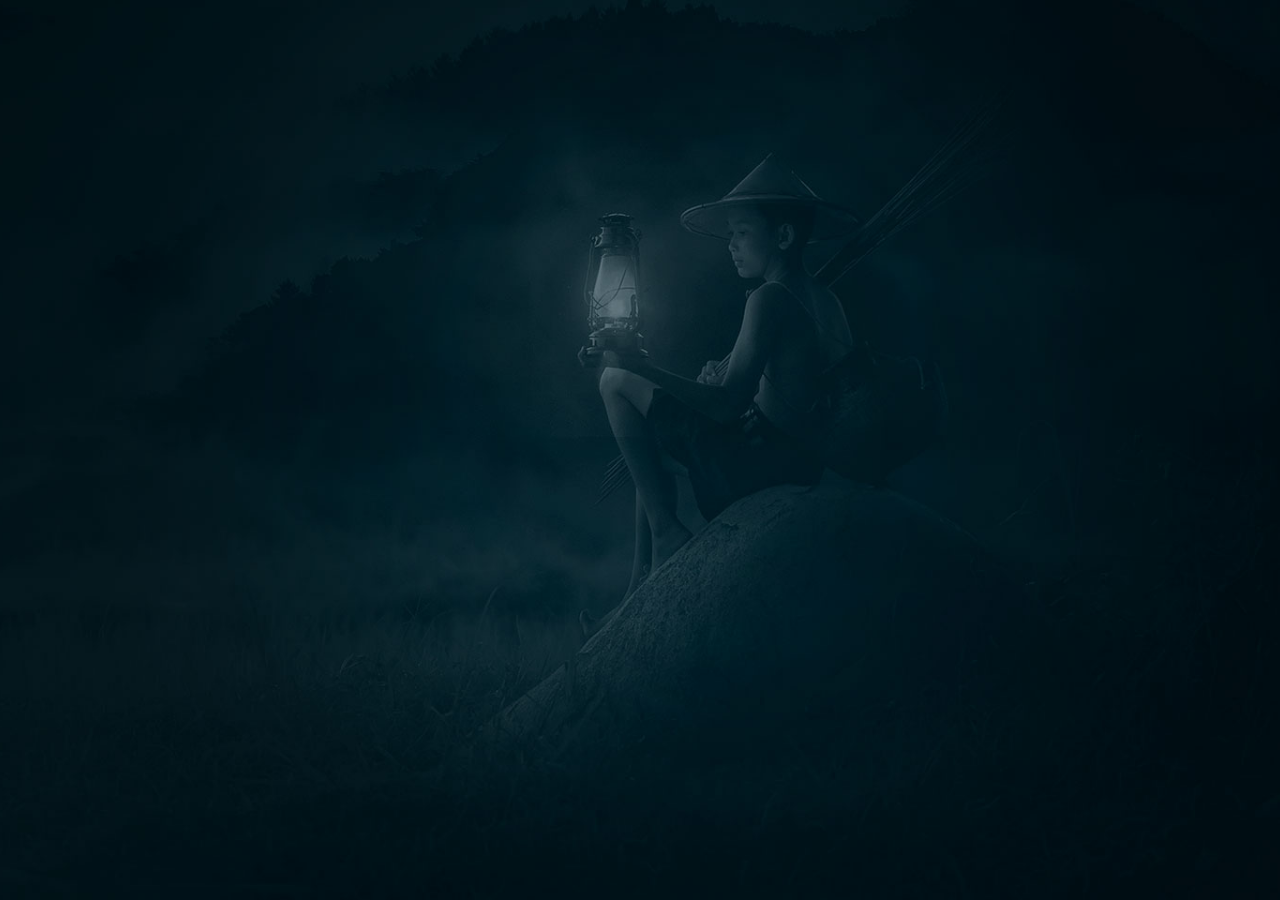
<file: index.html>
<!DOCTYPE html>
<html lang="en">

<head>
    <meta charset="UTF-8">
    <meta http-equiv="X-UA-Compatible" content="IE=edge">
    <meta name="viewport" content="width=device-width, initial-scale=1.0">
    <title>Air Asia | Welcome page</title>
    <link href="normalize.css">
    <link href="https://fonts.googleapis.com/css2?family=Open+Sans:wght@400;700&display=swap" rel="stylesheet">
    <link rel="stylesheet" href="main.css" class="href">
</head>

<body>
    <div class="welcome">
        <div class="welcome__container">
            <div class="center center__asia">
                <img src="./img/logowel.png" alt="air asia logo" class="center__logo">
                <h2 class="center__title">Открой для себя Азию</h2>
                <a href="./mainpage.html" class="button button__welcome">Войти</a>
            </div>
        </div>
    </div>
</body>

</html>
</file>
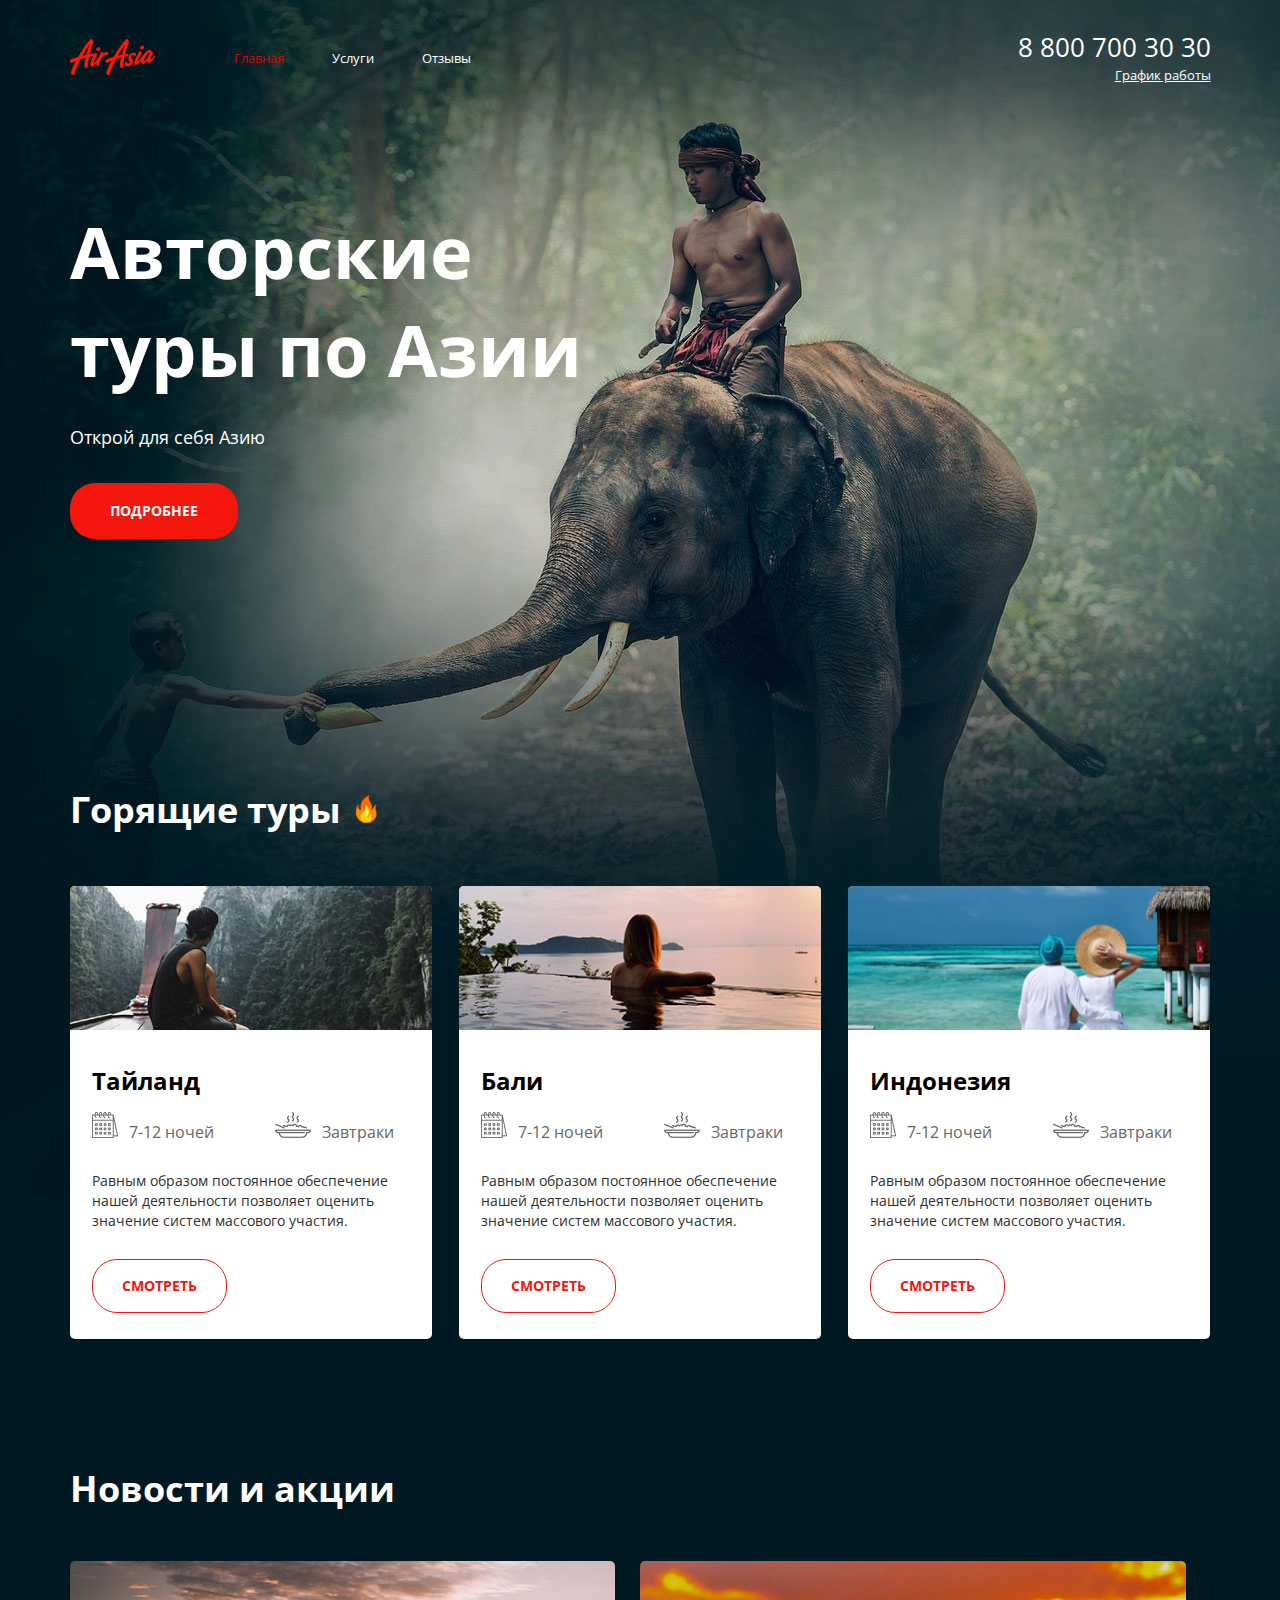
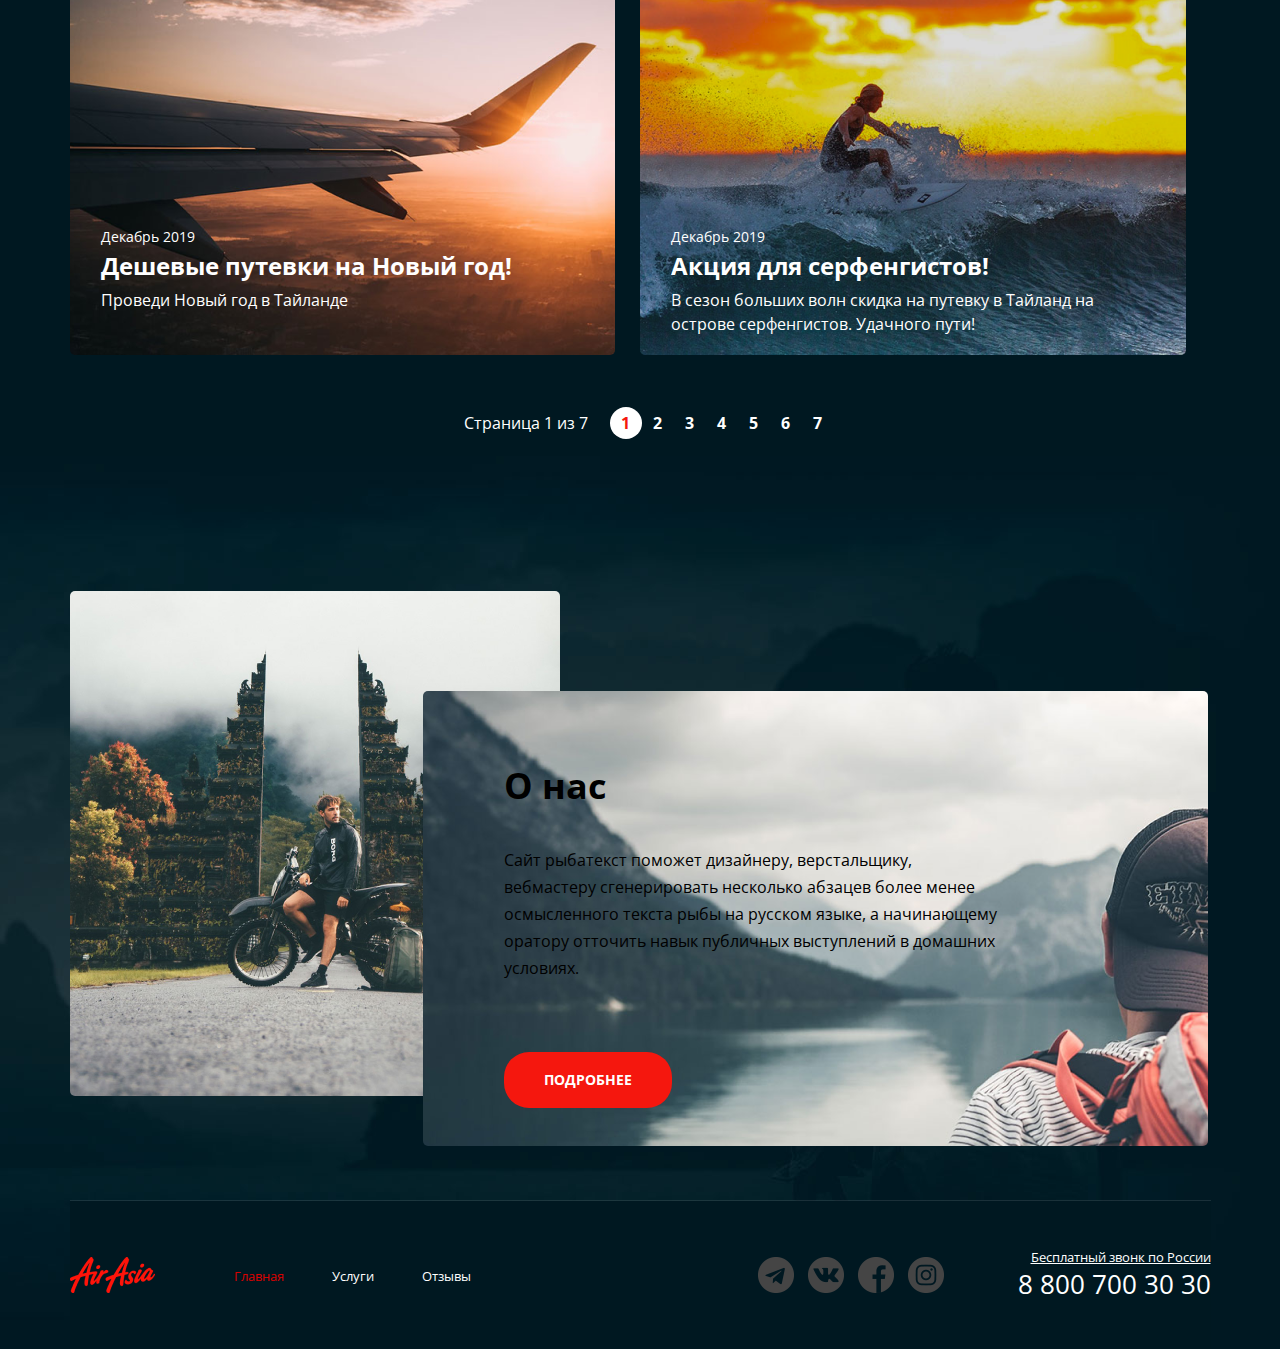
<file: mainpage.html>
<!DOCTYPE html>
<html lang="ru">

<head>
    <meta charset="UTF-8">
    <meta name="viewport" content="1200, intial-sacle=1.0">
    <title>Air Asia | Main page</title>
    <link href="normalize.css">
    <link href="https://fonts.googleapis.com/css2?family=Open+Sans:wght@400;700&display=swap" rel="stylesheet">
    <link rel="stylesheet" href="main.css" class="href">
</head>

<body>
    <div class="wrapper main-page-wrapper">
        <section class="hero">
            <div class="container hero__container">
                <header class="header header__main">
                    <div class="header__col">
                        <div class="logo">
                            <a href="/" class="logo__link"><img src="img/logo.png" alt="Logo" class="logo__img"></a>
                        </div>
                        <nav class="address">
                            <ul class="address__list">
                                <li class="address__item "><a href="./mainpage.html" class="address__link address__link--active">Главная</a>
                                </li>
                                <li class="address__item"><a href="./services.html" class="address__link">Услуги</a>
                                </li>
                                <li class="address__item"><a href="./reviews.html" class="address__link">Отзывы</a></li>
                            </ul>
                        </nav>
                    </div>
                    <div class="header__col header__col-align-right">
                        <address class="contact">
                            <a href="tel:+78007003030" class="contact__phone">8 800 700 30 30</a>
                            <div class="contact__workhours">График работы</div>
                        </address>
                    </div>
                </header>
                <div class="hero__content">
                    <h1 class="hero__title">Авторские туры по Aзии</h1>
                    <div class="hero__text">Открой для себя Азию</div>
                    <a href="#" class="button">ПОДРОБНЕЕ</a>
                </div>
            </div>
        </section>
        <section class="tours">
            <div class="container">
                <div class="tours__header">
                    <h2 class="tours__title title">Горящие туры</h2>
                    <ul class="tours__list">
                        <li class="tours__item">
                            <div class="tours__img">
                                <img src="img/river.png" alt="thailand" class="tours__pic">
                            </div>
                            <div class="tours__content">
                                <h4 class="tours__subtitle">Тайланд</h4>
                                <ul class="tours__catalog">
                                    <li class="tours__option">
                                        <img src="img/calendar.png" alt="calendar" class="tours__option-img1">
                                        <div class="tours__indent">7-12 ночей</div>
                                    </li>
                                    <li class="tours__option">
                                        <img src="img/meal.png" alt="meal" class="tours__option-img2">
                                        <div class="tours__indent">Завтраки</div>
                                    </li>
                                </ul>
                                <p class="tours__discription">Равным образом постоянное обеспечение нашей
                                    деятельности
                                    позволяет оценить значение систем массового участия.
                                </p>
                                <a href="#" class="button button_style_transparent">СМОТРЕТЬ</a>
                            </div>
                        </li>
                        <li class="tours__item">
                            <div class="tours__img">
                                <img src="img/pool.png" alt="bali" class="tours__pic">
                                <div class="tours__content">
                                    <h4 class="tours__subtitle">Бали</h4>
                                    <ul class="tours__catalog">
                                        <li class="tours__option">
                                            <img src="img/calendar.png" alt="calendar" class="tours__option-img1">
                                            <div class="tours__indent">7-12 ночей</div>
                                        </li>
                                        <li class="tours__option">
                                            <img src="img/meal.png" alt="meal" class="tours__option-img2">
                                            <div class="tours__indent">Завтраки</div>
                                        </li>
                                    </ul>
                                    <p class="tours__discription">Равным образом постоянное обеспечение нашей
                                        деятельности позволяет оценить значение систем массового участия.
                                    </p>
                                    <div class="btn-position">
                                        <a href="#" class="button button_style_transparent">СМОТРЕТЬ</a>
                                    </div>
                                </div>
                            </div>
                        </li>
                        <li class="tours__item">
                            <div class="tours__img">
                                <img src="img/ocean.png" alt="indonesia" class="tours__pic">
                            </div>
                            <div class="tours__content">
                                <h4 class="tours__subtitle">Индонезия</h4>
                                <ul class="tours__catalog">
                                    <li class="tours__option">
                                        <img src="img/calendar.png" alt="calendar" class="tours__option-img1">
                                        <div class="tours__indent">7-12 ночей</div>
                                    </li>
                                    <li class="tours__option">
                                        <img src="img/meal.png" alt="meal" class="tours__option-img2">
                                        <div class="tours__indent">Завтраки</div>
                                    </li>
                                </ul>
                                <p class="tours__discription">Равным образом постоянное обеспечение нашей
                                    деятельности
                                    позволяет оценить значение систем массового участия.
                                </p>
                                <div class="btn-position">
                                    <a href="#" class="button button_style_transparent ">СМОТРЕТЬ</a>
                                </div>
                            </div>
                        </li>
                    </ul>
                </div>
            </div>
        </section>

        <section class="promotions">
            <div class="container">
                <h3 class="promotions__topic title">Новости и акции</h3>
                <div class="promotions__discription">
                    <ul class="promotions__news">
                        <li class="promotions__catalog single-catalog">
                            <img src="img/plain.png" alt="" class="promotions__pic">
                            <div class="single-catalog__text">
                                <time class="single-catalog__date">Декабрь 2019</time>
                                <h3 class="single-catalog__title">Дешевые путевки на Новый год!</h3>
                                <div class="single-catalog__сomment">Проведи Новый год в Тайланде</div>
                            </div>
                        </li>
                        <li class="promotions__catalog single-catalog">
                            <img src="img/Surfer.png" alt="" class="promotions__pic">
                            <div class="single-catalog__text">
                                <time class="single-catalog__date">Декабрь 2019</time>
                                <h3 class="single-catalog__title">Акция для серфенгистов!</h3>
                                <div class="single-catalog__сomment">В сезон больших волн скидка на путевку в Тайланд на
                                    островe серфенгистов. Удачного пути!</div>
                            </div>
                        </li>


                    </ul>
                </div>
        </section>
        <div class="paginator paginator__main">
            <div class="paginator__display">Страница 1 из 7</div>
            <ul class="paginator__list">
                <li class="paginator__item paginator__item--active"><a href="#" class="paginator__button">1</a>
                </li>
                <li class="paginator__item"><a href="#" class="paginator__button">2</a></li>
                <li class="paginator__item"><a href="#" class="paginator__button">3</a></li>
                <li class="paginator__item"><a href="#" class="paginator__button">4</a></li>
                <li class="paginator__item"><a href="#" class="paginator__button">5</a></li>
                <li class="paginator__item"><a href="#" class="paginator__button">6</a></li>
                <li class="paginator__item"><a href="#" class="paginator__button">7</a></li>
            </ul>
        </div>
        <section class="about">
            <div class="container">
                <div class="about__list">
                    <img src="img/gates.png" alt="" class="about__pic-1">
                    <div class="about__fragment">
                        <img src="img/mountains.png" alt="" class="about__pic-2">
                        <div class="about__description">
                            <h3 class="about__title title">О нас</h3>
                            <p class="about__text"> Сайт рыбатекст поможет дизайнеру, верстальщику, вебмастеру
                                сгенерировать несколько абзацев более менее осмысленного текста рыбы на русском
                                языке, а
                                начинающему оратору отточить навык публичных выступлений в домашних условиях. </p>
                            <a href="#" class="button">ПОДРОБНЕЕ</a>
                        </div>
                    </div>
                </div>
            </div>
        </section>
        <footer class="footer-container">
            <div class="container footer-container__content">
                <div class="footer footer-container__section">
                    <div class="footer__col">
                        <div class="logo">
                            <a href="/" class="logo__link"><img src="img/logo.png" alt="" class="logo__img"></a>
                        </div>
                        <nav class="address">
                            <ul class="address__list">
                                <li class="address__item"><a href="./mainpage.html" class="address__link address__link--active">Главная</a>
                                </li>
                                <li class="address__item"><a href="./services.html" class="address__link">Услуги</a>
                                </li>
                                <li class="address__item"><a href="./reviews.html" class="address__link">Отзывы</a></li>
                            </ul>
                        </nav>
                    </div>
                    <div class="footer__col footer__col-align-right">
                        <ul class="social">
                            <li class="social__icon social__icon-tg">
                                <a href="#" class="social__link"></a>
                            </li>
                            <li class="social__icon social__icon-vk">
                                <a href="#" class="social__link"></a>
                            </li>
                            <li class="social__icon social__icon-fb">
                                <a href="#" class="social__link"></a>
                            </li>
                            <li class="social__icon social__icon-ig">
                                <a href="#" class="social__link"></a>
                            </li>
                        </ul>
                        <address class="contact">
                            <div class="contact__workhours">Бесплатный звонк по России</div>
                            <a href="tel:+78007003030" class="contact__phone">8 800 700 30 30</a>
                        </address>
                    </div>
                </div>
            </div>
    </div>
    </footer>

</body>

</html>
</file>
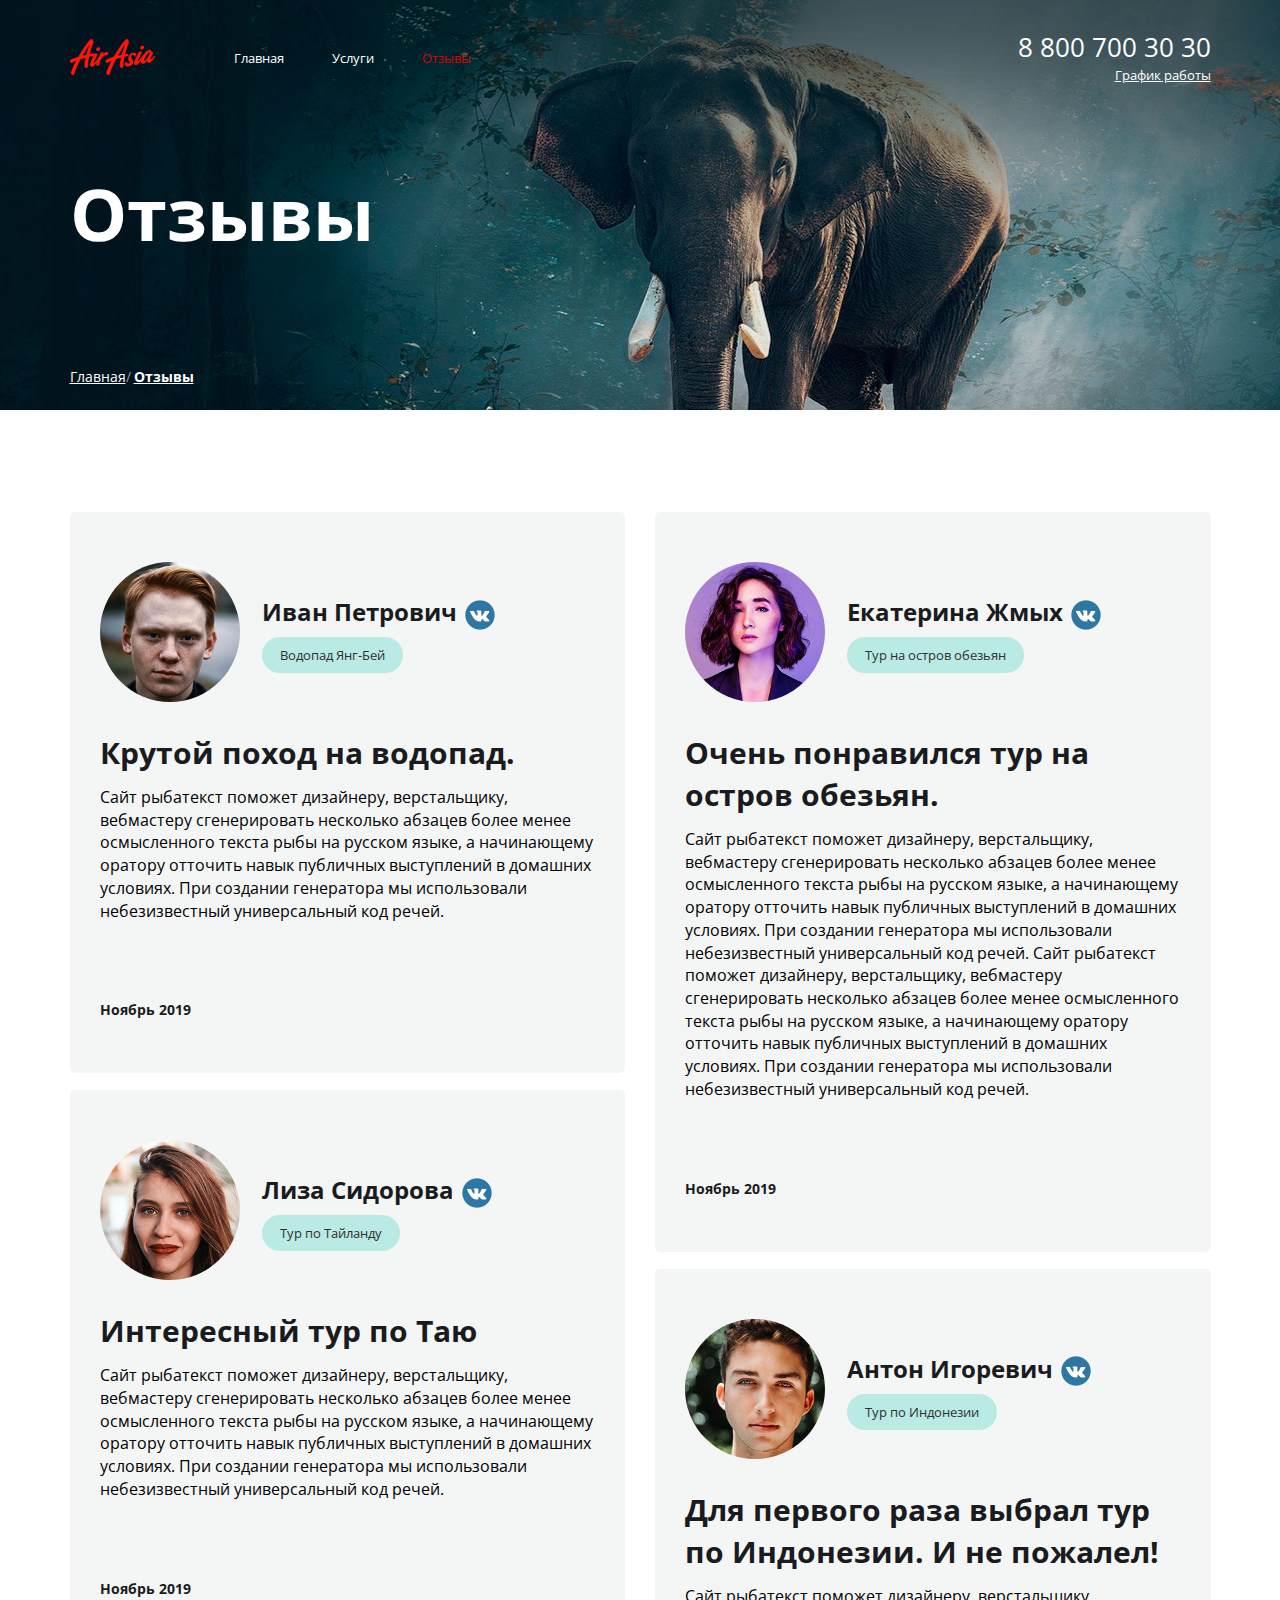
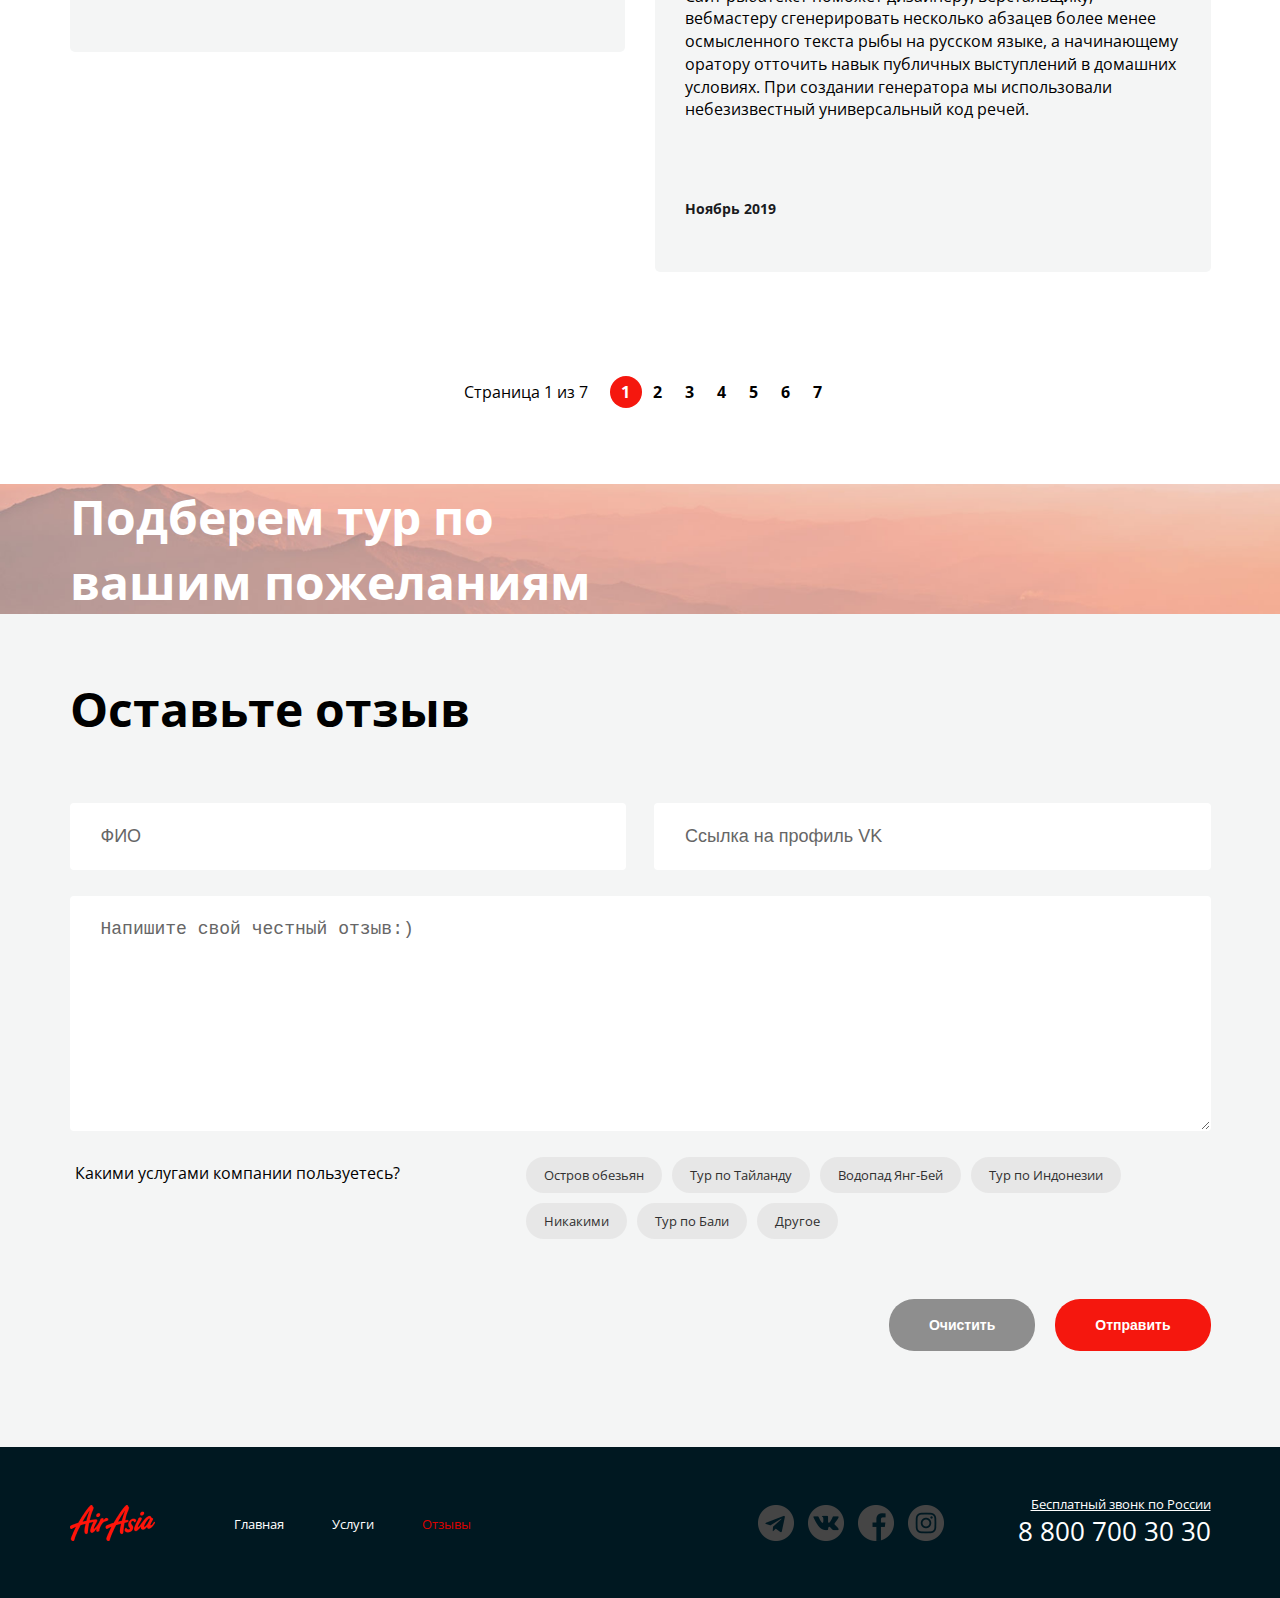
<file: reviews.html>
<!DOCTYPE html>
<html lang="ru">

<head>
    <meta charset="UTF-8">
    <meta name="viewport" content="1200, intial-sacle=1.0">
    <title>Air-Asia | Reviews</title>
    <link href="normalize.css">
    <link href="https://fonts.googleapis.com/css2?family=Open+Sans:wght@400;700&display=swap" rel="stylesheet">
    <link rel="stylesheet" href="main.css" class="href">
    <link rel="stylesheet" href="services.css" class="href">
</head>

<body>
    <div class="wrapper warapper__reviews">
        <section class="top-line">
            <div class="container top-line__container">
                <header class="header">
                    <div class="header__col">
                        <div class="logo">
                            <a href="/" class="logo__link"><img src="img/logo.png" alt="Logo" class="logo__img"></a>
                        </div>
                        <nav class="address">
                            <ul class="address__list">
                                <li class="address__item"><a href="./mainpage.html" class="address__link">Главная</a></li>
                                <li class="address__item"><a href="./services.html" class="address__link ">Услуги</a></li>
                                <li class="address__item"><a href="./reviews.html" class="address__link address__link--active">Отзывы</a></li>
                            </ul>
                        </nav>
                    </div>
                    <div class="header__col header__col-align-right">
                        <address class="contact">
                            <a href="tel:+78007003030" class="contact__phone">8 800 700 30 30</a>
                            <div class="contact__workhours">График работы</div>
                        </address>
                    </div>
                </header>
                <h1 class="page-title">Отзывы</h1>
                <nav class="breadcrumbs">
                    <ul class="breadcrumbs__list">
                        <li class="breadcrumbs__item">
                            <a href="" class="breadcrumbs__link">Главная</a>
                        </li>
                        <li class="breadcrumbs__item breadcrumbs__item-active">
                            <a href="#" class="breadcrumbs__link">Отзывы</a>
                        </li>
                    </ul>
                </nav>
            </div>
        </section>
        <main class="page-content page-reviews">
            <div class="container">
                <ul class="reviews">
                    <li class="reviews__item review">
                        <div class="review__header">
                            <div class="review__photo">
                                <div class="avatar">
                                    <img src="img/ivancube.jpg" alt="user">
                                </div>
                            </div>
                            <div class="review__userdata">
                                <a href="#" class="review__user"> Иван Петрович</a>
                                <ul class="review__tags ">
                                    <li class="review__tag-item tag tag--bg--green">Водопад Янг-Бей</li>
                                </ul>
                            </div>
                        </div>
                        <div class="review__content">
                            <h3 class="review__title title__content">Крутой поход на водопад.</h3>
                            <div class="review__content-text">
                                <p>
                                    Сайт рыбатекст поможет дизайнеру, верстальщику, вебмастеру сгенерировать несколько
                                    абзацев более менее осмысленного текста рыбы на русском языке, а начинающему оратору
                                    отточить навык публичных выступлений в домашних условиях. При создании генератора мы
                                    использовали небезизвестный универсальный код речей.
                                </p>
                            </div>
                            <time class="review__date">Ноябрь 2019</time>
                        </div>
                    </li>

                    <li class="reviews__item review">
                        <div class="review__header">
                            <div class="review__photo">
                                <div class="avatar">
                                    <img src="img/lizacube.jpg" alt="user">
                                </div>
                            </div>
                            <div class="reviw__userdata">
                                <a href="#" class="review__user">Лиза Сидорова</a>
                                <ul class="review__tags">
                                    <li class="review__tag-item tag tag--bg--green">Тур по Тайланду</li>
                                </ul>
                            </div>
                        </div>
                        <div class="reviw__content">
                            <h3 class="review__title title__content">Интересный тур по Таю</h3>
                            <div class="review__content-text">
                                <p>
                                    Сайт рыбатекст поможет дизайнеру, верстальщику, вебмастеру сгенерировать несколько
                                    абзацев более менее осмысленного текста рыбы на русском языке, а начинающему оратору
                                    отточить навык публичных выступлений в домашних условиях. При создании генератора мы
                                    использовали небезизвестный универсальный код речей.
                                </p>
                            </div>
                            <time class="review__date">Ноябрь 2019</time>
                        </div>
                    </li>
                    <li class="reviews__item review">
                        <div class="review__header">
                            <div class="review__photo">
                                <div class="avatar">
                                    <img src="img/katecube.jpg" alt="user">
                                </div>
                            </div>
                            <div class="reviw__userdata">
                                <a href="#" class="review__user">Екатерина Жмых</a>
                                <ul class="review__tags ">
                                    <li class="review__tag-item tag tag tag--bg--green">Тур на остров обезьян</li>
                                </ul>
                            </div>
                        </div>
                        <div class="review__content">
                            <h3 class="review__title title__content">Очень понравился тур на остров обезьян.</h3>
                            <div class="review__content-text">
                                <p>
                                    Сайт рыбатекст поможет дизайнеру, верстальщику, вебмастеру сгенерировать несколько
                                    абзацев более менее осмысленного текста рыбы на русском языке, а начинающему оратору
                                    отточить навык публичных выступлений в домашних условиях. При создании генератора мы
                                    использовали небезизвестный универсальный код речей.

                                    Сайт рыбатекст поможет дизайнеру, верстальщику, вебмастеру сгенерировать несколько
                                    абзацев более менее осмысленного текста рыбы на русском языке, а начинающему оратору
                                    отточить навык публичных выступлений в домашних условиях. При создании генератора мы
                                    использовали небезизвестный универсальный код речей.
                                </p>
                            </div>
                            <time class="review__date">Ноябрь 2019</time>
                        </div>
                    </li>

                    <li class="reviews__item review">
                        <div class="review__header">
                            <div class="review__photo">
                                <div class="avatar">
                                    <img src="img/antoncube.jpg" alt="user">
                                </div>
                            </div>
                            <div class="review__userdata">
                                <a href="#" class="review__user">Антон Игоревич</a>
                                <ul class="review__tags">
                                    <li class="review__tag-item tag tag--bg--green">Тур по Индонезии</li>
                                </ul>
                            </div>
                        </div>
                        <div class="reviw__content">
                            <h3 class="review__title title__content">Для первого раза выбрал тур по Индонезии. И не
                                пожалел!</h3>
                            <div class="review__content-text">
                                <p>
                                    Сайт рыбатекст поможет дизайнеру, верстальщику, вебмастеру сгенерировать несколько
                                    абзацев более менее осмысленного текста рыбы на русском языке, а начинающему оратору
                                    отточить навык публичных выступлений в домашних условиях. При создании генератора мы
                                    использовали небезизвестный универсальный код речей.
                                </p>
                            </div>
                            <time class="review__date">Ноябрь 2019</time>
                        </div>
                    </li>
                </ul>
                <div class="paginator paginator__reviews paginator--theme--dark">
                    <div class="paginator__display">Страница 1 из 7</div>
                    <ul class="paginator__list">
                        <li class="paginator__item paginator__item--active"><a href="#" class="paginator__button">1</a>
                        </li>
                        <li class="paginator__item"><a href="#" class="paginator__button">2</a></li>
                        <li class="paginator__item"><a href="#" class="paginator__button">3</a></li>
                        <li class="paginator__item"><a href="#" class="paginator__button">4</a></li>
                        <li class="paginator__item"><a href="#" class="paginator__button">5</a></li>
                        <li class="paginator__item"><a href="#" class="paginator__button">6</a></li>
                        <li class="paginator__item"><a href="#" class="paginator__button">7</a></li>
                    </ul>
                </div>
            </div>
        </main>
        <section class="separator">
            <div class="container">
                <div class="separator__content">
                    <h2 class="separator__title">Подберем тур по вашим пожеланиям</h2>
                </div>
            </div>
        </section>
        <section class="inner-section">
            <div class="container">
                <h2 class="inner__title">Оставьте отзыв</h2>
                <form class="form">
                    <div class="row">
                        <input type="text" placeholder="ФИО" class="form__input form__input--active"></input>
                        <input type="text" placeholder="Cсылка на профиль VK" class="form__input"></input>
                    </div>
                    <div class="row">
                        <textarea class="form__input form__input--textarea"
                            placeholder="Напишите свой честный отзыв:)"></textarea>
                    </div>
                    <div class="form__controls">
                        <div class="form__controls-title">Какими услугами компании пользуетесь?</div>
                        <ul class="controls">
                            <li class="controls__item">
                                <label class="controls__elem">
                                    <input type="checkbox" class="controls__checkbox">
                                    <div class="tag controls__tag">Остров обезьян</div>
                                </label>
                            </li>
                            <li class="controls__item">
                                <label class="controls__elem">
                                    <input type="checkbox" class="controls__checkbox">
                                    <div class="tag controls__tag">Тур по Тайланду</div>
                                </label>
                            </li>
                            <li class="controls__item">
                                <label class="controls__elem">
                                    <input type="checkbox" class="controls__checkbox">
                                    <div class="tag controls__tag">Водопад Янг-Бей</div>
                                </label>
                            </li>
                            <li class="controls__item">
                                <label class="controls__elem">
                                    <input type="checkbox" class="controls__checkbox">
                                    <div class="tag controls__tag">Тур по Индонезии</div>
                                </label>
                            </li>
                            <li class="controls__item">
                                <label class="controls__elem">
                                    <input type="checkbox" class="controls__checkbox">
                                    <div class="tag controls__tag">Никакими</div>
                                </label>
                            </li>
                            <li class="controls__item">
                                <label class="controls__elem">
                                    <input type="checkbox" class="controls__checkbox">
                                    <div class="tag controls__tag">Тур по Бали</div>
                                </label>
                            </li>
                            <li class="controls__item">
                                <label class="controls__elem">
                                    <input type="checkbox" class="controls__checkbox">
                                    <div class="tag controls__tag">Другое</div>
                                </label>
                            </li>
                        </ul>
                    </div>
                    <div class="form__btns">
                        <button type="reset" class="button form-btn button__reviwes--grey">Очистить</button>
                        <button type="submit" class="button form-btn button__reviwes">Отправить</button>
                    </div>
                </form>
            </div>
            </form>
        </section>
        <footer class="footer-service">
            <div class="container">
                <div class="footer footer-service__container">
                    <div class="footer__col">
                        <div class="logo">
                            <a href="/" class="logo__link"><img src="img/logo.png" alt="" class="logo__img"></a>
                        </div>
                        <nav class="address">
                            <ul class="address__list">
                                <li class="address__item"><a href="./mainpage.html" class="address__link">Главная</a></li>
                                <li class="address__item"><a href="./services.html" class="address__link ">Услуги</a></li>
                                <li class="address__item"><a href="./reviews.html" class="address__link address__link--active">Отзывы</a></li>
                            </ul>
                        </nav>
                    </div>
                    <div class="footer__col footer__col-align-right">
                        <ul class="social">
                            <li class="social__icon social__icon-tg">
                                <a href="#" class="social__link"></a>
                            </li>
                            <li class="social__icon social__icon-vk">
                                <a href="#" class="social__link"></a>
                            </li>
                            <li class="social__icon social__icon-fb">
                                <a href="#" class="social__link"></a>
                            </li>
                            <li class="social__icon social__icon-ig">
                                <a href="#" class="social__link"></a>
                            </li>
                        </ul>
                        <address class="contact">
                            <div class="contact__workhours">Бесплатный звонк по России</div>
                            <a href="tel:+78007003030" class="contact__phone">8 800 700 30 30</a>
                        </address>
                    </div>
                </div>
            </div>
        </footer>
    </div>
</body>

</html>
</file>
<file: main.css>
body {
    font-family: "Open Sans", Arial, Helvetica, sans-serif;
    color: #FFFFFF;
    line-height: 1.42;
    font-size: 16px;
    background-image: url(img/background.png);
    -webkit-font-smoothing: antialaised;
    -moz-osx-font-smoothing: grayskale;
    margin: 0;
}

a {
    column-rule: inherit;
    text-decoration: none;
    color: #FFFFFF;
}

* {
    box-sizing: border-box;
}
     
p {
    margin: 0;
}

ul {
    padding: 0px;
    margin: 0px;
}

ul li {
    list-style: none;
}

h1, h2, h3, h4, h5, h6 {
    margin: 0px;
    font-weight: normal;
}

body , html {
    height: 100%;
}

.warapper {
    display: flex;
    flex-direction: column;
    min-height: 100%;
    overflow: hidden;
    min-width: 1200px;
}

img {
    display: block;
    max-width: 100%;
}

.container {
    margin: 0 auto;
    width: 1141px;
}

.hero__container {
 display: flex;
 flex-direction: column;
 justify-content: space-between;
 min-width: 500px;
}

.hero {
    margin-bottom: 246px;

}

.header {
    display: flex;
    justify-content: space-between;
    align-items: center;
    padding-top: 29px;
}

.header__main {
    margin-bottom: 118px;
}

.logo {
    display: block;
    margin-right: 79px;
    
}

.header__col {
    display: flex;
    align-items: center;
}

.header__col-align-right {
    justify-content: flex-end;

}

.contact {
    right: 0;
}

.address__item {
    display: inline-flex;
    vertical-align: middle;
    margin-right: 44px;
}

.address__link--active {
    color: #DA0100;
}

.address__item:last-child {
margin-right: 0;
}

.address__link {
    font-size: 13px;
    
}

.address__link:hover {
    color: #DA0100;
}

.contact{
    font-style: normal;
    text-align: right;
}

.contact__phone{
    font-size: 26px;
}

.contact__workhours{
    font-size: 13px;
    text-decoration: underline;
}

.hero__title {
    font-style: normal;
    font-weight: bold;
    font-size: 72px;
    line-height: 98px;
    width: 45%;
    margin-bottom: 27px;

}

.hero__text {
    font-size: 18px;
    margin-bottom: 32px;
}  

.button {
    display: inline-flex;
    background-color: #F5170E;
    border-radius: 25px;
    padding: 18px 40px;
    font-weight: normal;
    font-size: 14px;
    font-weight: bold;
}

.button:hover {
    background-color: #DA0100;
}

.section__tours {
    margin-bottom: 264px;
}

.tours__list {
    display: flex;
    justify-content: space-between;
}

.tours {
    margin-bottom: 125px;
}

.tours__title::after {
    content: url(./img/flame.png);
    margin-left: 15px;
}

.tours__title {
    font-size: 36px;
    margin-bottom: 52px;
    margin-right: 12px; 
    line-height: 1.3;
    width: 320px;
}

.tours__pic {
    border-radius: 5px 5px 0 0;
}


.tours__item {
    min-height: 449px;
    background: #FFFFFF;
    border-radius: 5px;
    width: calc(100% /3 - 18px);
    display: flex;
    flex-direction: column;
}



.tours__item:last-child {
    margin-right: 0px;
}

.toures__img {
    min-height: 144px;
}

.tours__subtitle {
    color: #000;
    font-style: normal;
    font-weight: bold;
    font-size: 24px;
    margin-bottom: 14px;
    
}

.tours__catalog {
    margin-bottom: 21px;
    display: flex;
    justify-content: space-between;
    align-items: center;
}

.tours__content {
    padding: 34px 38px 26px 22px;
    display: flex;
    flex: 1;
    flex-direction: column;

}



.tours__option:last-child {
    padding-right: 0;
}

.tours__option-img1   {
    display: inline-flex;
    
}

.tours__option-img2   {
    display: inline-flex;
    
}

.tours__indent {
    font-size: 16px;
    color: #666666;
    display: inline-flex;
    line-height: 36px;
    margin-left: 7px;
}

.tours__discription {
    color:  #303030;
    font-size: 14px;
    margin-bottom: 29px;
}

.button_style_transparent {
    color: #F5170E;
    background: #FFFFFF;
    padding: 16px 29px;
    border: 1px solid #F5170E ;
    margin-top: auto;
    align-self: flex-start;
}

.button_style_transparent:hover {
    color: #FFFFFF;
}

.promotions__topic {
    margin-bottom: 48px;
   
}

.promotions {
    margin-bottom: 52px;
}

.promotions__news {
    display: flex;
    justify-content: space-between ;
}

.promotions__catalog {
    vertical-align: top;
    position: relative;
    border-radius: 5px;
    height: 394px;
    margin-right: 25px;
    flex: 1;
}

.promotions__pic {
    display: block;
    width: 100%;
    height: 100%;
    object-fit: cover;
    border-radius: 5px;
    overflow: hidden;
    
}


.single-catalog__text {
    position:absolute;
    left: 0;
    right: 0;
    bottom: 0;
    max-height: 140px;
    padding: 10px 29px 46px 31px;
}

.single-catalog__date {
    font-size: 14px;
    line-height: 21px;
    padding-bottom: 12px;
    
}

.single-catalog__title {
    font-size: 24px;
    font-weight: bold;
    line-height: 36px;
    padding-bottom: 4px;
    
}

.single-catalog__сomment {
    font-style: normal;
    font-weight: normal;
    font-size: 16px;
    line-height: 24px;
}


.paginator {
    display: flex;
    justify-content: center;
    align-items: center;
}

.paginator__main {
    margin-bottom: 152px;
}

.paginator__list {
    display: flex;
    align-items: center;
}

.paginator__display {
    margin-right: 22px;
    margin-left: 17px;
}

.paginator__item {
   text-align: center;
}

.paginator__button {
    display: block;
    width: 32px;
    height: 32px;
    border-radius: 50%;
    text-decoration: none;
    font-weight: bold;
    line-height: 32px;
}


.paginator__item--active .paginator__button {
    background: #FFFFFF;
    color: #F5170E;
    display: block;
}

.paginator__button:hover {
    background: #FFFFFF;
    color: #F5170E;
    display: block;
}

.about {
    display: flex;
}

.about__list {
    margin-bottom: 54px;
}

.about__description {
    left: 0;
    top: 0;
    bottom: 0;
    position:absolute;
    padding: 70px 202px 66px 81px;
    max-width: 785px;
}

.about__pic-1, .about__pic-2{
    border-radius: 5px;
}

.about__fragment {
    position: relative;
    margin-top: -405px ;
    margin-left: 353px;

}
    
.about__title {
    color: black;
    font-style: normal;
    font-weight: bold;
    font-size: 36px;
    line-height: 49px;  
    margin-bottom: 37px;
}

.about__text {
    Font-style: normal;
    Font-size: 16px;
    Line-height: 27px;
    color: black;
    margin-bottom: 70px;
}

.breadcrumbs__link {
    text-decoration: underline ;
}

.footer-container__content {
    border-top: 1px solid rgba(255, 255, 255, 0.1); 
}

.footer-container__section {
    height: 148px;
}

.footer {
    position: relative;
    vertical-align: middle;
    display: flex;
    align-items: center;
    justify-content: space-between;
    background: #001821;
}

.footer__col {
    display: flex;
    align-items: center;
}

.footer__col-align-right {
    align-items: flex-end;
    align-items: center;
}

.title {
    font-style: normal;
    font-weight: bold;
    font-size: 36px;
    line-height: 49px;
}

.social__link{
    display: block;
    text-decoration: none;
    height: 36px;
    width: 36px;
}


.social__icon {
    display: inline-block;
    vertical-align: middle;
    margin-right: 10px;
}

.social__icon:last-child {
    margin-right: 0;
}

.social {
    margin-right: 74px;
}

.social__icon-tg {
    background-image: url(./img/telegram.png);
}

.social__icon-fb {
    background-image: url(./img/f.png);
}

.social__icon-ig {
    background-image: url(./img/in.png);
}

.social__icon-vk {
    background-image: url(./img/vk.png);
}

.social__icon-tg .social__link:hover {
  background-image: url("./img/t2.png")
}

.social__icon-fb .social__link:hover {
    background-image: url("./img/f2.png")
}

.social__icon-ig .social__link:hover {
    background-image: url("./img/i2.png")
}

.social__icon-vk .social__link:hover {
    background-image: url("./img/v2.png")
}

.main-page-wrapper {
    background: url(./img/backgroundheader.png) center top no-repeat, url(./img/backgroundfooter.png) right  bottom  no-repeat; 
}

.promotions__pic , .about__pic-2 , .about__pic-1 , .tours__pic{
    display: block;
    max-width: 100%;
}

.footer__container {
    margin-top: auto;
}

/* reviews page */

.reviews{
    column-count: 2;
    column-gap: 30px;
    margin-bottom: 76px;
}

.warapper__reviews {
    background: #FFF;
}

.reviews__item {
    margin-bottom: 17px;
    background: #F4F5F5;
}

.reviews__item p {
    margin-bottom: 74px;
}

.review__item p:nth-child(1) {
    margin-bottom: 0;
}

.review {
    display: inline-flex;
    flex-direction: column;
    padding: 50px 30px; 
    border-radius: 5px;
}

.review__photo {
    margin-right: 22px;
}

.avatar {
    width: 140px;
    height: 140px;
    overflow: hidden;
    border-radius: 50%;
}


.review__header {
    display: flex;
    align-items: center;
    margin-bottom: 30px;
}

.review__user {
   display: flex;
   align-items: center; 
   font-style: normal;
   font-weight: bold;
   font-size: 24px;
   line-height: 42px;
   color: #1A1B1E;
   margin-bottom: 4px;
}

.review__user:hover {
    color: #2E77A4;
    text-decoration: underline;
}

.review__user::after {
    content: url(./img/vk-blue\ 1.png);
    height: 25px;
    margin-left: 8px;
}

.review__tags {
    display: flex;
    align-items: flex-start;
}

.paginator__reviews {
    margin-bottom: 75px;
}

.tag {
    font-size: 13px;
    line-height: 18px;
    color:  #303030;
    padding: 9px 18px;
    border-radius: 35px;
    background: #E7E7E7;
}

.tag--bg--green {
    background: #B9EAE4;
}

.title__content {
    font-style: normal;
    font-weight: bold;
    font-size: 30px;
    line-height: 42px;
    color: #1A1B1E;
}

.review__title {
    margin-bottom: 12px;
}

.review__content-text {
    margin-bottom: 50px;
}

.review__date {
    font-size: 14px;
    line-height: 27px;
    color: #1A1B1E;
    font-weight: bold;
}

.page-reviews {
    padding: 102px 0 1px 0  !important;
}

.page-reviews:last-child {
    padding: 0;
}

.review:last-child {
    margin-bottom: 28px;
}



.separator {
    display: flex;
    background: url(./img/Rectangle.png) center center / cover no-repeat;
    flex-direction: column;
    justify-content: center;
}

.separator__content {
    max-width: 50%;
}

.separator__title {
    font-style: normal;
    font-weight: bold;
    font-size: 48px;
    line-height: 65px;
}



.inner-section {
    padding-top: 62px;
    background: #F4F5F5;
    color: #000;
    padding-bottom: 96px;
}

.inner__title {
    margin-bottom: 62px;
    font-weight: bold;
    font-size: 48px;
    line-height: 65px;
}

.form__row {
    display: flex;
    flex: 1;
    margin-bottom: 15px;
}

.form__row:last-child {
    margin-bottom: 50px;
}

.row {
    display: flex;
}


.form__input {
    flex: 1;
    margin-right: 28px;
    border-radius: 4px;
    border: none;
    background: #FFF;
    padding: 20px 30px;
    color: #1A1B1E;
    font-size: 18px;
    line-height: 25px;
    width: 100%;
    border: 1px solid transparent;
    margin-bottom: 26px;
}

.form__input:focus {
    border-color:  #F5170E;
}

.row:last-child {
    margin-bottom: 15px;
}

.form__input::placeholder{
    color: #666;
}

.form__input:last-child {
    margin-right: 0px;
}

.form__input--textarea {
    height: 235px;
    width: 1140px;
}

.form__controls {
    display: flex;
    margin-bottom: 50px;
}

.form__controls-title {
    width: 40%;
    padding-top: 5px;
    padding-left: 5px;
}

.controls {
    flex: 1;
    display: flex;
    flex-wrap: wrap;
}

.controls__elem {
    cursor: pointer;
}

.controls__tag {
    font-weight: normal;
    font-size: 13px;
    line-height: 18px
}

.controls__title {
    font-weight: normal;
    font-size: 18px;
    line-height: 25px;
    padding-left: 42px
}

.controls__checkbox:checked ~ .controls__tag {
    background: #B9EAE4;;
}

.controls__checkbox {
    display: none;
}

.controls__item {
    margin-bottom: 10px;
    margin-right: 10px;
}

.button__reviwes ,.button__reviwes--grey {
    border: none;
    cursor: pointer;
    color: #FFF;
}

.button__reviwes--grey {
  background:  #8E8E8E;
  margin-right: 20px;
}

.button__reviwes--grey:hover {
    background:  #2B2B2B;
}

.form__btns {
    display: flex;
    justify-content: flex-end;
}

.form__btn:last-child {
    margin-right: 0;
}

/*welcome page */

.welcome {
    display:flex;
    position: relative;
    top: 0;
    left: 0;
    width: 100%;
    height: 100%;
    align-items: center;
    justify-content: center;
    background: url(./img/bg.png) center center / cover no-repeat;
}

.center {
    display: flex;
    flex-direction: column;
    align-items: center;
}

.center__title {
    font-weight: normal;
    font-size: 18px;
    line-height: 25px;
    margin-bottom: 53px;
}

.center__asia {
    opacity: 0;
    animation: zoom 0.9s ease-in;
    animation-fill-mode: forwards;
}

.button__welcome {
    padding: 18px 60px;
}

@keyframes zoom {
    from {
        transform: scale(.7);
    }

    20% {
        transform: scale(1.15);
    }

    40% {
        transform: scale(0.9);
    }

    60% {
        transform: scale(1.1);
    }

    80% {
        transform: scale(1.1);
    }

to {
    opacity: 1;
    transform: scale(1);
}
}
</file>
<file: services.css>
.top-line {
    min-height: 410px;
    background: url(img/topline.png) top   right 42% no-repeat;
    display: flex;
    flex-direction: column;
}

.top-line__container {
    display: flex;
    flex: 1;
    flex-direction: column;
    justify-content: space-between;
    padding-bottom: 24px;
}

.page-title {
    font-style: normal;
    font-weight: bold;
    font-size: 72px;
    line-height: 98px;
    margin-bottom: 25px;
}

.breadcrumbs__list {
    display: flex;
    align-items: center;
}

.breadcrumbs__item {
    color: #9A9A9A;
    font-style: normal;
    font-weight: normal;
    font-size: 14px;
    line-height: 19px;
    display: flex;
    align-items: center;
    margin-right: 3px;
}

.breadcrumbs__item:after {
    content: "/";
    color: #9A9A9A;
}

.breadcrumbs__item:last-child:after {
    display: none;
}

.breadcrumbs__item-active {
    font-weight: bold;
}

.page-content {
    background: #FFF;
    color: #000;
    padding: 50px 0;
}

.service {
    display: flex;
    margin-bottom: 50px;
}

.service:last-child { 
    margin-bottom: 69px;
}

.service__img {
    width: 40.3%;
    margin-right: 7%;
}

.service__img-1, .service__img-2{
    border-radius: 5px;
}

.service__content {
    flex: 1;
}

.service__title {
    font-style: normal;
    font-weight: bold;
    font-size: 36px;
    line-height: 49px;
    margin-bottom: 28px;
}

.service__subtitle {
    margin-bottom: 34px;
    font-style: normal;
    font-weight: normal;
    font-size: 16px;
    line-height: 27px;
}

.paginator--theme--dark .paginator__button {
    color: black;
}

.paginator--theme--dark .paginator__item--active .paginator__button {
  color:#FFFFFF;
  background: #F5170E;
}

.paginator--theme--dark .paginator__button:hover {
   color:#FFFFFF;
  background: #F5170E;
}

.partners {
    background: #F4F5F5;
    color:  #1A1B1E;
    padding: 90px 0;
}

.partners-list {
    display: flex;
    flex-wrap: wrap;
    justify-content: space-between;
}

.partners__item {
    margin-bottom : 75px;
}


.partners__title {
    font-style: normal;
    font-weight: bold;
    font-size: 48px;
    line-height: 65px;
    margin-bottom: 75px;
}

.partners__link {
    width: 250px;
    display: flex;
    align-items: center;    
    
}

.partners__link:hover {
    filter: grayscale(0);
}

.footer-service__container {
    padding: 48px 0;
}

.footer-service {
    margin-top: auto;
    background: #001821;
}
</file>
